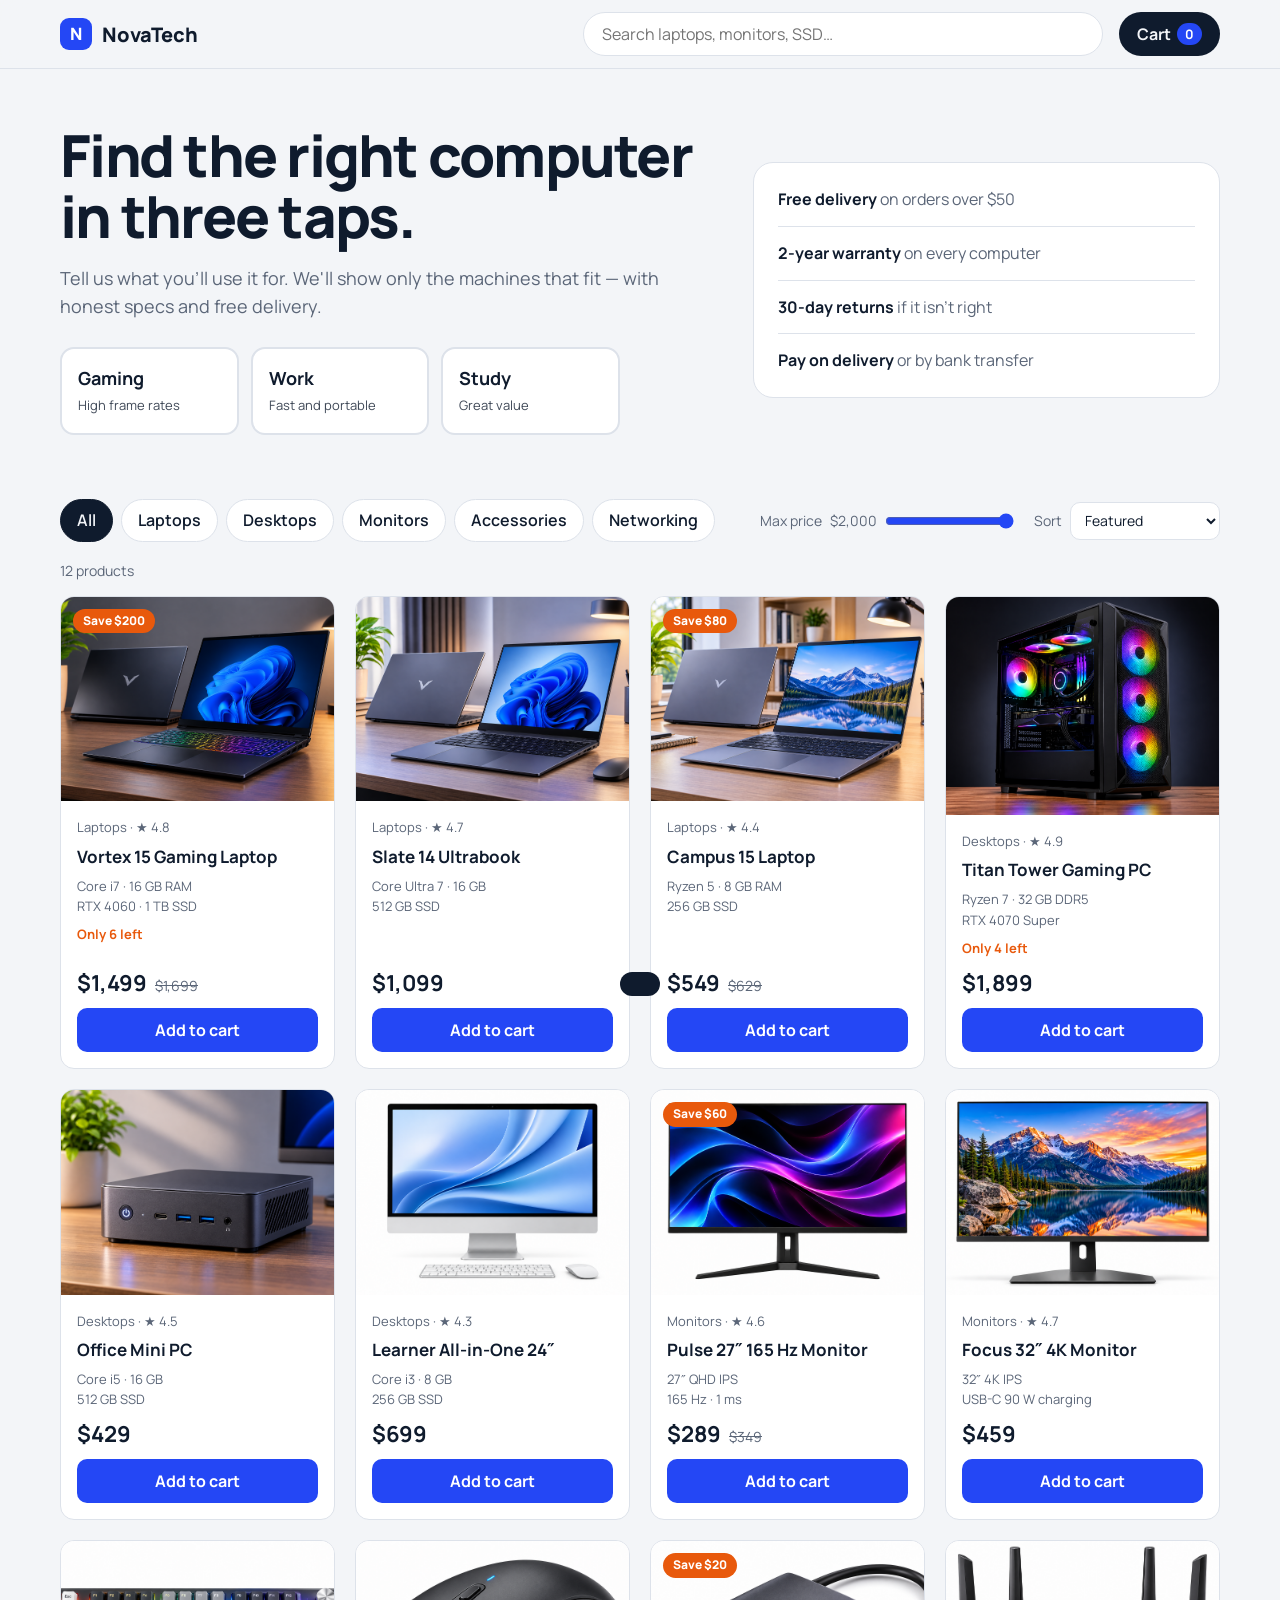
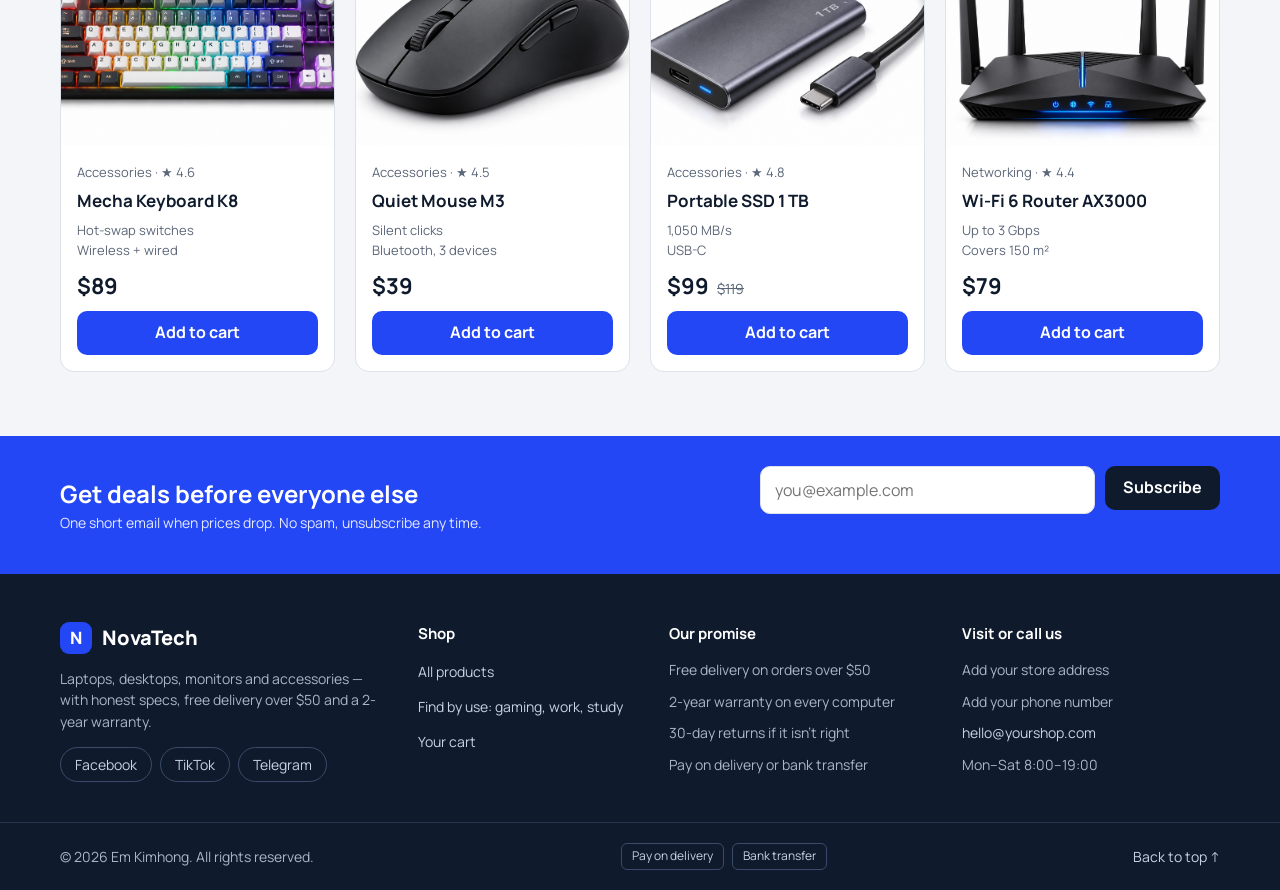
<file: index.html>
<!DOCTYPE html>
<html lang="en">
<head>
<meta charset="UTF-8"><meta name="viewport" content="width=device-width, initial-scale=1">
<title>NovaTech Computers — Laptops, PCs & Gear</title>
<meta name="description" content="Laptops, desktops, monitors and accessories with free delivery and a 2-year warranty.">
<link rel="preconnect" href="https://fonts.googleapis.com"><link rel="preconnect" href="https://fonts.gstatic.com" crossorigin>
<link href="https://fonts.googleapis.com/css2?family=Manrope:wght@400;500;700;800&display=swap" rel="stylesheet">
<link rel="stylesheet" href="style/style.css">
</head>
<body>
<a class="skip" href="#shop">Skip to products</a>
<header class="top">
  <div class="wrap bar">
    <a href="#" class="logo" aria-label="NovaTech home"><span class="mark">N</span>NovaTech</a>
    <label class="search"><span class="sr">Search products</span><input id="q" type="search" placeholder="Search laptops, monitors, SSD…" autocomplete="off"></label>
    <button class="cartbtn" id="openCart" aria-label="Open cart">Cart <b id="count">0</b></button>
  </div>
</header>

<main>
<section class="hero wrap">
  <div>
    <h1>Find the right computer in three taps.</h1>
    <p class="lead">Tell us what you'll use it for. We'll show only the machines that fit — with honest specs and free delivery.</p>
    <div class="uses" role="group" aria-label="Choose how you will use your computer">
      <button data-use="gaming"><strong>Gaming</strong><span>High frame rates</span></button>
      <button data-use="work"><strong>Work</strong><span>Fast and portable</span></button>
      <button data-use="study"><strong>Study</strong><span>Great value</span></button>
    </div>
  </div>
  <ul class="perks">
    <li><b>Free delivery</b> on orders over $50</li>
    <li><b>2-year warranty</b> on every computer</li>
    <li><b>30-day returns</b> if it isn't right</li>
    <li><b>Pay on delivery</b> or by bank transfer</li>
  </ul>
</section>

<section id="shop" class="wrap shop">
  <div class="tools">
    <div class="chips" id="chips" role="group" aria-label="Category"></div>
    <div class="sorts">
      <label>Max price <output id="pout">$2,000</output><input id="price" type="range" min="50" max="2000" step="50" value="2000"></label>
      <label>Sort <select id="sort"><option value="feat">Featured</option><option value="low">Price: low to high</option><option value="high">Price: high to low</option><option value="rate">Top rated</option></select></label>
    </div>
  </div>
  <p id="result" class="result" aria-live="polite"></p>
  <div id="grid" class="grid"></div>
</section>
</main>

<footer id="siteFooter"></footer>

<div class="scrim" id="scrim" hidden></div>
<dialog id="modal" aria-labelledby="mTitle"></dialog>
<aside id="cart" class="drawer" aria-label="Shopping cart" aria-hidden="true">
  <div class="dh"><h2>Your cart</h2><button id="closeCart" aria-label="Close cart">✕</button></div>
  <div id="items" class="items"></div>
  <div class="df" id="cartFoot"></div>
</aside>
<div id="toast" class="toast" role="status"></div>
<script src="data/products.js"></script>
<script src="script/footer.js"></script>
<script src="script/app.js"></script>
</body>
</html>
</file>
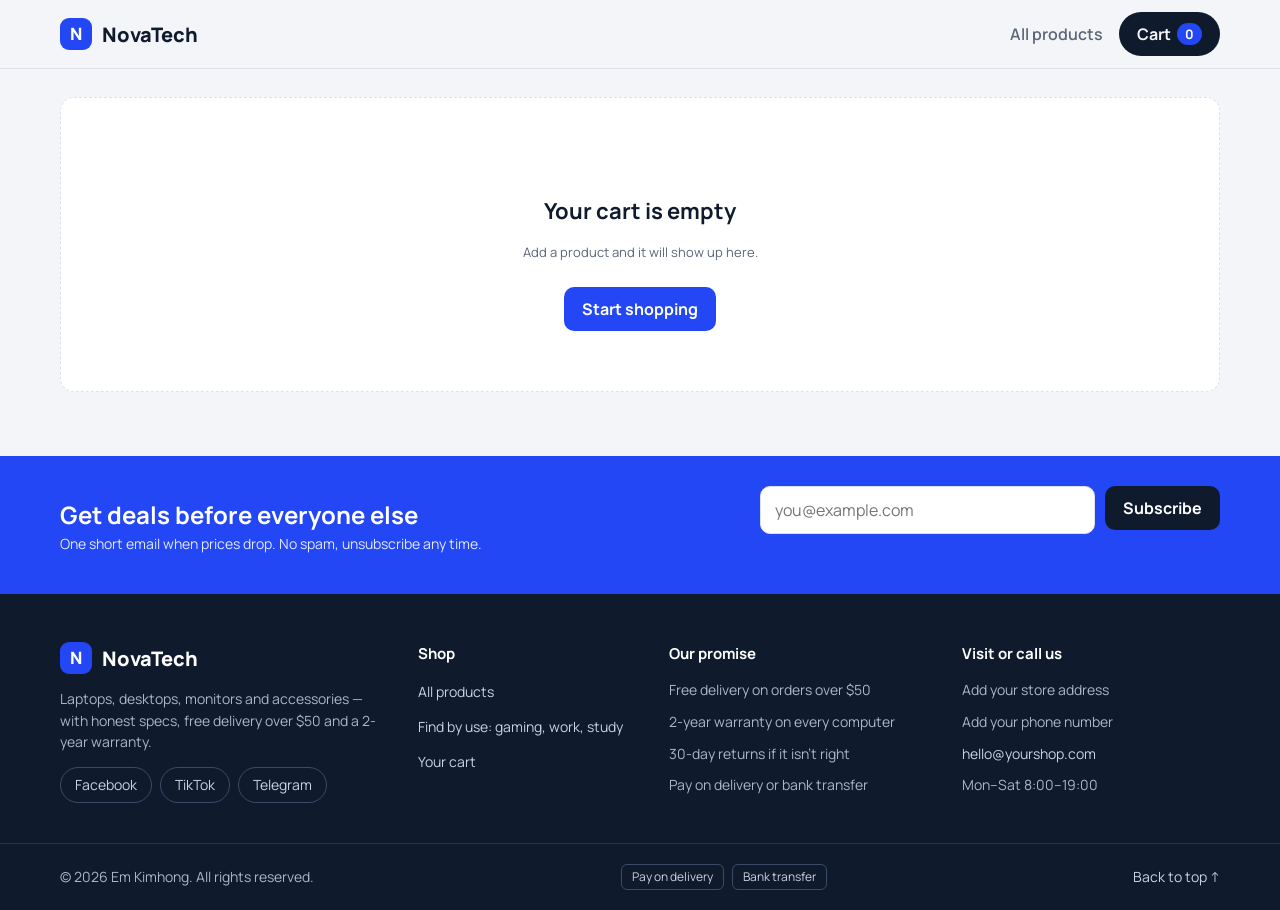
<file: checkoutPage.html>
<!DOCTYPE html>
<html lang="en">
<head>
<meta charset="UTF-8"><meta name="viewport" content="width=device-width, initial-scale=1">
<title>Checkout — NovaTech</title>
<link rel="preconnect" href="https://fonts.googleapis.com"><link rel="preconnect" href="https://fonts.gstatic.com" crossorigin>
<link href="https://fonts.googleapis.com/css2?family=Manrope:wght@400;500;700;800&display=swap" rel="stylesheet">
<link rel="stylesheet" href="style/style.css">
</head>
<body>
<a class="skip" href="#checkout">Skip to content</a>
<header class="top"><div class="wrap bar">
  <a href="index.html" class="logo" aria-label="NovaTech home"><span class="mark">N</span>NovaTech</a>
  <a class="navlink" href="index.html#shop">All products</a>
  <a class="cartbtn" href="checkoutPage.html" aria-label="Cart and checkout">Cart <b id="count">0</b></a>
</div></header>
<main class="wrap page"><div id="checkout"></div></main>
<footer id="siteFooter"></footer>
<div id="toast" class="toast" role="status"></div>
<script src="data/products.js"></script>
<script src="script/common.js"></script>
<script src="script/footer.js"></script>
<script src="script/checkoutPage.js"></script>
</body>
</html>
</file>
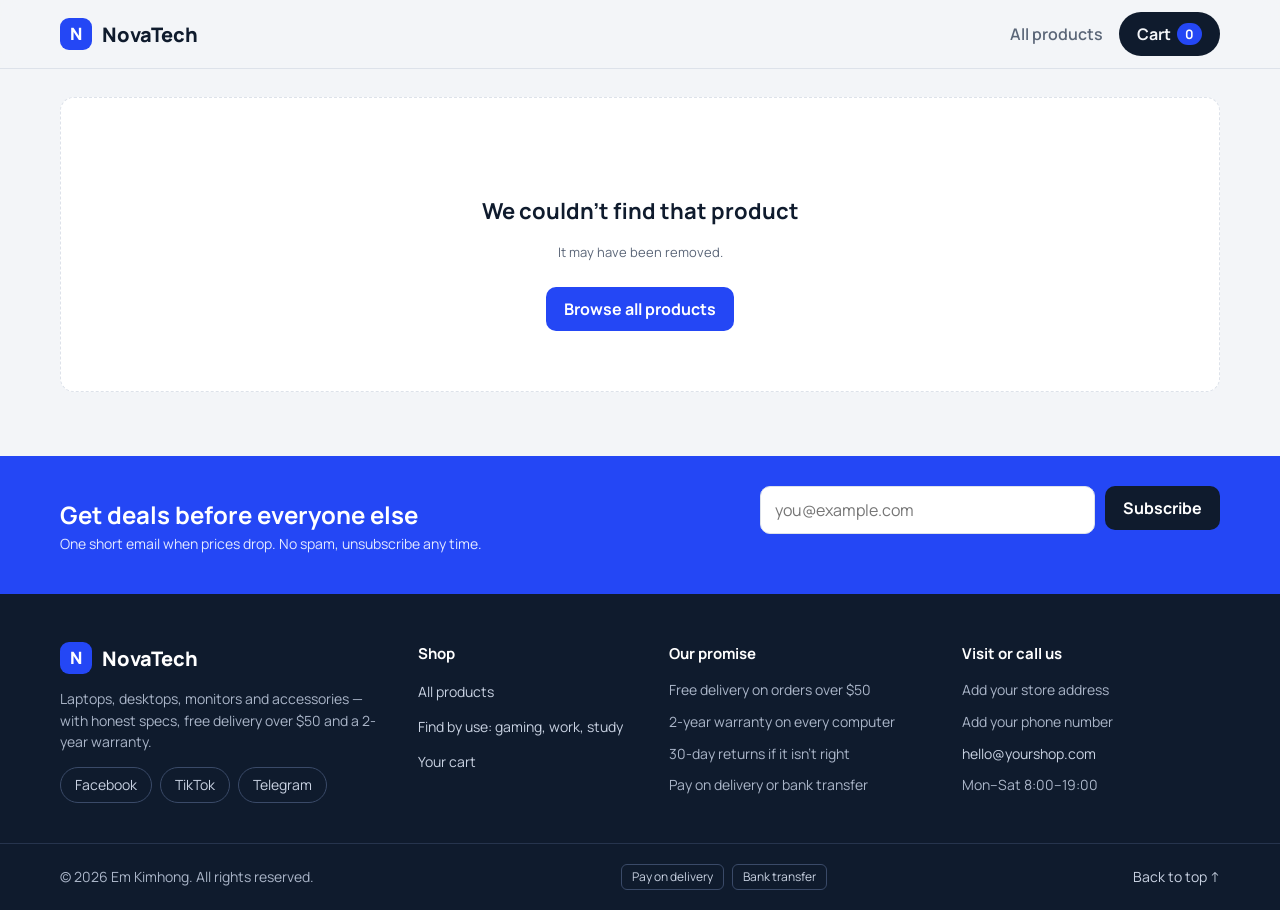
<file: productPage.html>
<!DOCTYPE html>
<html lang="en">
<head>
<meta charset="UTF-8"><meta name="viewport" content="width=device-width, initial-scale=1">
<title>Product — NovaTech</title>
<link rel="preconnect" href="https://fonts.googleapis.com"><link rel="preconnect" href="https://fonts.gstatic.com" crossorigin>
<link href="https://fonts.googleapis.com/css2?family=Manrope:wght@400;500;700;800&display=swap" rel="stylesheet">
<link rel="stylesheet" href="style/style.css">
</head>
<body>
<a class="skip" href="#product">Skip to content</a>
<header class="top"><div class="wrap bar">
  <a href="index.html" class="logo" aria-label="NovaTech home"><span class="mark">N</span>NovaTech</a>
  <a class="navlink" href="index.html#shop">All products</a>
  <a class="cartbtn" href="checkoutPage.html" aria-label="Cart and checkout">Cart <b id="count">0</b></a>
</div></header>
<main class="wrap page"><div id="product"></div></main>
<footer id="siteFooter"></footer>
<div id="toast" class="toast" role="status"></div>
<script src="data/products.js"></script>
<script src="script/common.js"></script>
<script src="script/footer.js"></script>
<script src="script/productPage.js"></script>
</body>
</html>
</file>
<file: style/style.css>
:root{--ink:#0f1b2d;--mut:#5b6678;--bg:#f3f5f8;--card:#fff;--line:#dde2ea;--acc:#2447f5;--accd:#1a36c4;--sale:#e8590c;--ok:#16794c;--r:14px}
@media(prefers-color-scheme:dark){:root{--ink:#eef2f8;--mut:#9aa6ba;--bg:#0c1423;--card:#141f33;--line:#26344d;--acc:#6f8bff;--accd:#8fa5ff;--sale:#ff8a4c;--ok:#4cc38a}}
*{box-sizing:border-box;margin:0}html{scroll-behavior:smooth}
body{font-family:Manrope,system-ui,sans-serif;background:var(--bg);color:var(--ink);line-height:1.55}
.wrap{max-width:1200px;margin:auto;padding:0 20px}.sr{position:absolute;left:-9999px}
.skip{position:absolute;left:-9999px}.skip:focus{left:10px;top:10px;background:var(--acc);color:#fff;padding:8px 14px;border-radius:8px;z-index:99}
:focus-visible{outline:3px solid var(--acc);outline-offset:2px}
button{font:inherit;cursor:pointer;color:inherit}
.top{position:sticky;top:0;z-index:20;background:color-mix(in srgb,var(--bg) 88%,transparent);backdrop-filter:blur(12px);border-bottom:1px solid var(--line)}
.bar{display:flex;align-items:center;gap:16px;height:68px}
.logo{display:flex;align-items:center;gap:10px;font-weight:800;font-size:20px;color:inherit;text-decoration:none}
.mark{display:grid;place-items:center;width:32px;height:32px;border-radius:9px;background:var(--acc);color:#fff;font-size:17px}
.search{flex:1;max-width:520px;margin-left:auto}.search input{width:100%;height:44px;border:1px solid var(--line);border-radius:999px;padding:0 18px;background:var(--card);color:var(--ink);font:inherit}
.cartbtn{height:44px;padding:0 18px;border-radius:999px;border:0;background:var(--ink);color:var(--bg);font-weight:700}
.cartbtn b{background:var(--acc);color:#fff;border-radius:99px;padding:1px 8px;margin-left:6px;font-size:13px}
.hero{display:grid;grid-template-columns:1.4fr 1fr;gap:40px;align-items:center;padding-top:56px;padding-bottom:40px}
h1{font-size:clamp(34px,5vw,58px);line-height:1.05;letter-spacing:-.03em;font-weight:800;max-width:14em}
.lead{color:var(--mut);font-size:18px;max-width:34em;margin:18px 0 26px}
.uses{display:grid;grid-template-columns:repeat(3,1fr);gap:12px;max-width:560px}
.uses button{text-align:left;background:var(--card);border:2px solid var(--line);border-radius:var(--r);padding:16px;transition:.18s}
.uses button:hover{border-color:var(--acc);transform:translateY(-2px)}.uses button[aria-pressed=true]{border-color:var(--acc);background:var(--acc);color:#fff}
.uses strong{display:block;font-size:18px}.uses span{font-size:13px;opacity:.8}
.perks{list-style:none;padding:10px 24px;background:var(--card);border:1px solid var(--line);border-radius:20px}
.perks li{padding:14px 0;border-bottom:1px solid var(--line);color:var(--mut)}.perks li:last-child{border:0}.perks b{color:var(--ink)}
.shop{padding-top:24px;padding-bottom:64px}
.tools{display:flex;flex-wrap:wrap;gap:16px;justify-content:space-between;align-items:center}
.chips{display:flex;flex-wrap:wrap;gap:8px}
.chips button{border:1px solid var(--line);background:var(--card);border-radius:99px;padding:8px 16px;font-weight:600}
.chips button[aria-pressed=true]{background:var(--ink);color:var(--bg);border-color:var(--ink)}
.sorts{display:flex;gap:20px;flex-wrap:wrap;font-size:14px;color:var(--mut)}.sorts label{display:flex;align-items:center;gap:8px}
select{height:38px;border-radius:10px;border:1px solid var(--line);background:var(--card);color:var(--ink);padding:0 10px;font:inherit}
input[type=range]{accent-color:var(--acc)}
.result{margin:18px 0 14px;color:var(--mut);font-size:14px}
.grid{display:grid;grid-template-columns:repeat(auto-fill,minmax(260px,1fr));gap:20px}
.card{background:var(--card);border:1px solid var(--line);border-radius:var(--r);overflow:hidden;display:flex;flex-direction:column;transition:.2s}
.card:hover{box-shadow:0 14px 34px rgba(15,27,45,.12);transform:translateY(-3px)}
.pic{position:relative;aspect-ratio:4/3;background:linear-gradient(135deg,#dfe6f5,#c8d3ee);display:grid;place-items:center;border:0;width:100%;padding:0}
.pic img{width:100%;height:100%;object-fit:cover}.pic .ph{font-weight:800;color:#5a6b94;font-size:15px;padding:20px;text-align:center}
.tag{position:absolute;left:12px;top:12px;background:var(--sale);color:#fff;font-size:12px;font-weight:800;padding:3px 10px;border-radius:99px}
.cb{padding:16px;display:flex;flex-direction:column;gap:8px;flex:1}.cb h3{font-size:17px;line-height:1.3}
.meta{font-size:13px;color:var(--mut)}.stock{color:var(--sale);font-weight:700}
.price{display:flex;align-items:baseline;gap:8px;margin-top:auto}.price b{font-size:22px}.price s{color:var(--mut);font-size:14px}
.btn{height:44px;border:0;border-radius:10px;background:var(--acc);color:#fff;font-weight:700;padding:0 18px;transition:.15s}.btn:hover{background:var(--accd)}
.empty{grid-column:1/-1;text-align:center;padding:60px 20px;background:var(--card);border:1px dashed var(--line);border-radius:var(--r)}
footer{background:var(--card);border-top:1px solid var(--line);padding-top:40px}.foot{display:grid;grid-template-columns:repeat(3,1fr);gap:30px}
footer p,footer a{color:var(--mut);font-size:14px}.copy{padding:28px 20px;font-size:13px}
dialog{border:0;border-radius:20px;padding:0;max-width:760px;width:calc(100% - 32px);background:var(--card);color:var(--ink);box-shadow:0 30px 80px rgba(0,0,0,.35);margin:auto}
dialog::backdrop{background:rgba(8,14,26,.6)}
.mg{display:grid;grid-template-columns:1fr 1fr;position:relative}.mg .pic{height:100%;aspect-ratio:auto;min-height:260px}.mb{padding:28px;display:flex;flex-direction:column;gap:12px}
.mb ul{padding-left:18px;color:var(--mut)}.x{position:absolute;right:14px;top:14px;width:38px;height:38px;border-radius:50%;border:0;background:var(--bg)}
.scrim{position:fixed;inset:0;background:rgba(8,14,26,.5);z-index:30}
.drawer{position:fixed;right:0;top:0;height:100%;width:min(420px,100%);background:var(--card);z-index:40;display:flex;flex-direction:column;transform:translateX(105%);transition:transform .28s}
.drawer.open{transform:none}.dh{display:flex;justify-content:space-between;align-items:center;padding:18px 20px;border-bottom:1px solid var(--line)}.dh button{border:0;background:none;font-size:20px}
.items{flex:1;overflow:auto;padding:8px 20px}.row{display:grid;grid-template-columns:1fr auto;gap:4px 12px;padding:14px 0;border-bottom:1px solid var(--line)}
.qty{display:flex;align-items:center;gap:8px}.qty button{width:30px;height:30px;border-radius:8px;border:1px solid var(--line);background:var(--bg)}
.rm{border:0;background:none;color:var(--mut);text-decoration:underline;font-size:13px}
.df{padding:20px;border-top:1px solid var(--line);display:grid;gap:10px}.tot{display:flex;justify-content:space-between;font-weight:800;font-size:18px}
.df input{height:44px;border:1px solid var(--line);border-radius:10px;padding:0 12px;background:var(--bg);color:var(--ink);font:inherit}
.err{color:var(--sale);font-size:13px}.done{text-align:center;padding:40px 10px}.done h3{font-size:24px;color:var(--ok)}
.toast{position:fixed;left:50%;bottom:24px;transform:translate(-50%,120px);background:var(--ink);color:var(--bg);padding:12px 20px;border-radius:12px;z-index:60;transition:.3s;font-weight:600}.toast.show{transform:translate(-50%,0)}
@media(max-width:820px){.hero{grid-template-columns:1fr}.mg{grid-template-columns:1fr}.foot{grid-template-columns:1fr}.search{max-width:none}.logo{font-size:0}.logo .mark{font-size:17px}}
@media(max-width:520px){.uses{grid-template-columns:1fr}}
@media(prefers-reduced-motion:reduce){*{transition:none!important;scroll-behavior:auto!important}}
/* shared inner pages */
.navlink{margin-left:auto;color:var(--mut);text-decoration:none;font-weight:600}.cartbtn{display:inline-flex;align-items:center;text-decoration:none}
.page{padding-top:28px;padding-bottom:64px}.page h2{margin:36px 0 14px;font-size:22px}.page h1{font-size:clamp(26px,3.6vw,38px)}
.crumbs{font-size:13px;color:var(--mut);margin-bottom:18px}.crumbs a{color:var(--mut)}
.pgrid{display:grid;grid-template-columns:1.1fr 1fr;gap:40px;align-items:start}.pic.big{border-radius:20px;overflow:hidden;aspect-ratio:1/1}
.pinfo{display:flex;flex-direction:column;gap:14px}.pinfo .price b{font-size:32px}
.buy{display:flex;flex-wrap:wrap;gap:10px;align-items:center}.btn.ghost{background:transparent;color:var(--ink);border:1px solid var(--line)}.btn.ghost:hover{background:var(--bg)}
.btn:disabled{opacity:.6;cursor:wait}a.btn{display:inline-flex;align-items:center;text-decoration:none}
.qty.big{border:1px solid var(--line);border-radius:10px;background:var(--card);padding:4px}.qty.big button{border:0;background:none;width:36px;height:36px;font-size:18px}.qty.big output{min-width:28px;text-align:center;font-weight:700}
.perkl{list-style:none;padding:0;display:grid;gap:6px;color:var(--mut);font-size:14px}.perkl li::before{content:"✓ ";color:var(--ok);font-weight:800}
.specs{width:100%;border-collapse:collapse;background:var(--card);border-radius:var(--r);overflow:hidden}.specs th,.specs td{text-align:left;padding:14px 18px;border-bottom:1px solid var(--line)}.specs th{width:36%;color:var(--mut);font-weight:600}
a.card{color:inherit;text-decoration:none}
.steps{display:flex;gap:8px;list-style:none;padding:0;margin-bottom:26px;flex-wrap:wrap}.steps li{padding:8px 16px;border-radius:99px;border:1px solid var(--line);color:var(--mut);font-weight:600;font-size:14px}
.steps li.on{background:var(--ink);color:var(--bg);border-color:var(--ink)}.steps li.ok{color:var(--ok);border-color:var(--ok)}
.cgrid{display:grid;grid-template-columns:1.2fr 1fr;gap:32px;align-items:start}.cgrid h2{margin-top:0}
form label{display:grid;gap:6px;font-weight:600;font-size:14px;margin-bottom:14px}
form input[type=text],form input:not([type=radio]){height:48px;border:1px solid var(--line);border-radius:10px;padding:0 14px;background:var(--card);color:var(--ink);font:inherit}
fieldset{border:0;margin:6px 0 16px;display:grid;gap:10px}legend{font-weight:700;margin-bottom:8px}
.opt{display:flex!important;grid-template-columns:none;align-items:center;gap:10px;padding:14px;border:1px solid var(--line);border-radius:10px;background:var(--card);font-weight:500!important;margin:0!important}
.sum,.box{background:var(--card);border:1px solid var(--line);border-radius:var(--r);padding:20px}.sum{position:sticky;top:90px}.sum h2{font-size:18px!important;margin:0 0 6px!important}
.line{display:flex;justify-content:space-between;padding:8px 0;color:var(--mut)}.sum .tot{padding-top:12px;border-top:1px solid var(--line);margin-top:6px}
.done{max-width:520px;margin:40px auto;text-align:center;display:grid;gap:8px}.done h2{color:var(--ok);font-size:30px!important}
@media(max-width:820px){.pgrid,.cgrid{grid-template-columns:1fr}.sum{position:static}.navlink{display:none}.cartbtn{margin-left:auto}}
/* site footer */
#siteFooter{background:var(--ink);color:#c9d2e2;border-top:0;padding:0;margin-top:0}
#siteFooter a{color:#c9d2e2;text-decoration:none;font-size:14px}#siteFooter a:hover{color:#fff;text-decoration:underline}
#siteFooter p{color:#aab5c8;font-size:14px}#siteFooter .logo{color:#fff;font-size:20px}
@media(prefers-color-scheme:dark){#siteFooter{background:#080e1b}}
.fnews{background:var(--acc)}.fnews-in{display:flex;flex-wrap:wrap;gap:20px 40px;align-items:center;justify-content:space-between;padding-top:30px;padding-bottom:30px}
.fnews h2{color:#fff;font-size:24px}.fnews p{color:#e3e9ff!important}
@media(prefers-color-scheme:dark){.fnews{background:#1b2a52}}
.fnews form{display:flex;flex-wrap:wrap;gap:10px;flex:1;max-width:460px;min-width:260px}
.fnews input{flex:1;min-width:180px;height:46px;border:0;border-radius:10px;padding:0 14px;font:inherit;background:#fff;color:#0f1b2d}
.fnews .btn{background:#0f1b2d;color:#fff}.fnews .btn:hover{background:#000}
.nlmsg{flex-basis:100%;min-height:20px;color:#fff!important}.nlmsg.bad{color:#ffd9c7!important;font-weight:700}
.fgrid{display:grid;grid-template-columns:1.5fr 1fr 1.2fr 1.2fr;gap:36px;padding-top:48px;padding-bottom:40px}
.fgrid h3{color:#fff;font-size:15px;margin-bottom:14px}.fgrid ul{list-style:none;padding:0;display:grid;gap:10px}
.fgrid .plain li{color:#aab5c8;font-size:14px}.fbrand p{margin:14px 0;max-width:30em}
.social{display:flex;gap:8px;flex-wrap:wrap}.social a{border:1px solid #3a4a68;border-radius:99px;padding:6px 14px}.social a:hover{background:var(--acc);border-color:var(--acc);text-decoration:none!important}
.fbar{border-top:1px solid #26344d}.fbar-in{display:flex;flex-wrap:wrap;gap:12px 24px;align-items:center;justify-content:space-between;padding-top:20px;padding-bottom:20px}
.pay{display:flex;gap:8px}.pay span{border:1px solid #3a4a68;border-radius:6px;padding:3px 10px;font-size:12px;color:#c9d2e2}
@media(max-width:900px){.fgrid{grid-template-columns:1fr 1fr}}
@media(max-width:520px){.fgrid{grid-template-columns:1fr}.fbar-in{flex-direction:column;align-items:flex-start}}
</file>
